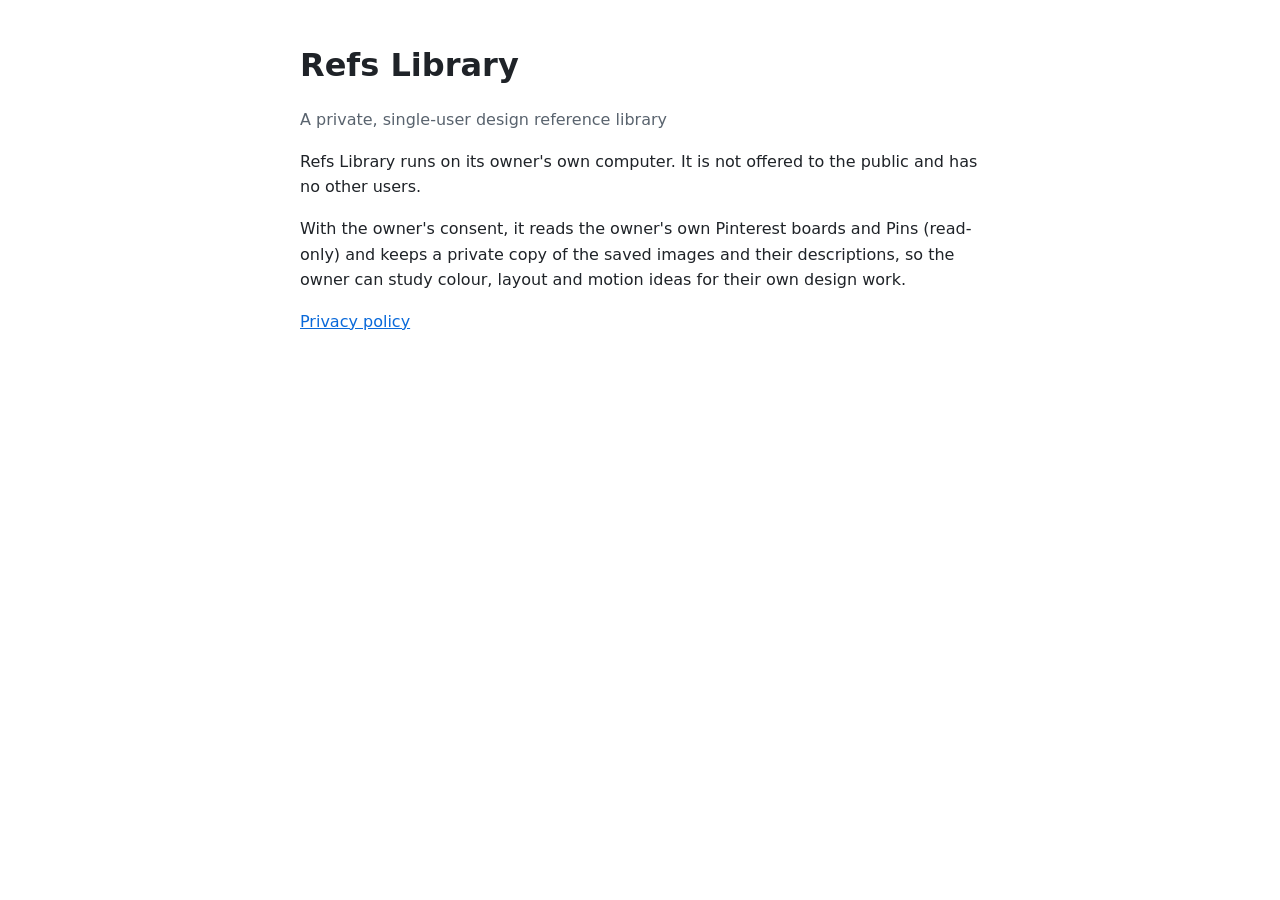
<file: index.html>
<!doctype html>
<html lang="en">
<head>
<meta charset="utf-8">
<meta name="viewport" content="width=device-width,initial-scale=1">
<title>Refs Library</title>
<link rel="stylesheet" href="style.css">
</head>
<body>
<h1>Refs Library</h1>
<p class="muted">A private, single-user design reference library</p>
<p>Refs Library runs on its owner's own computer. It is not offered to the public and has no other users.</p>
<p>With the owner's consent, it reads the owner's own Pinterest boards and Pins (read-only) and keeps a private copy of the saved images and their descriptions, so the owner can study colour, layout and motion ideas for their own design work.</p>
<p><a href="privacy.html">Privacy policy</a></p>
</body>
</html>
</file>
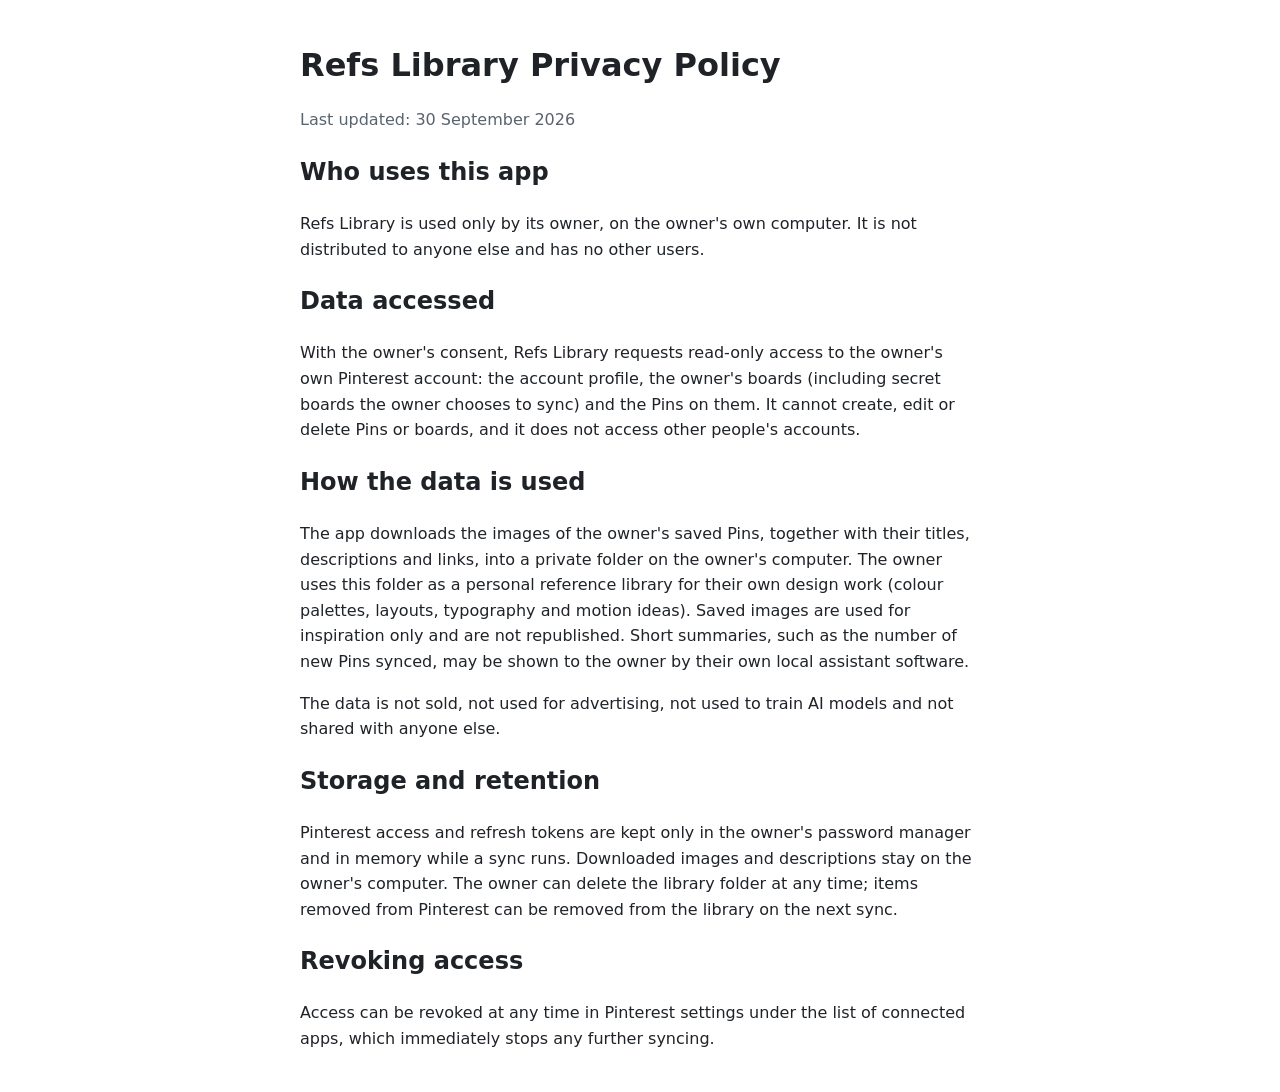
<file: privacy.html>
<!doctype html>
<html lang="en">
<head>
<meta charset="utf-8">
<meta name="viewport" content="width=device-width,initial-scale=1">
<title>Refs Library Privacy Policy</title>
<link rel="stylesheet" href="style.css">
</head>
<body>
<h1>Refs Library Privacy Policy</h1>
<p class="muted">Last updated: 30 September 2026</p>

<h2>Who uses this app</h2>
<p>Refs Library is used only by its owner, on the owner's own computer. It is not distributed to anyone else and has no other users.</p>

<h2>Data accessed</h2>
<p>With the owner's consent, Refs Library requests read-only access to the owner's own Pinterest account: the account profile, the owner's boards (including secret boards the owner chooses to sync) and the Pins on them. It cannot create, edit or delete Pins or boards, and it does not access other people's accounts.</p>

<h2>How the data is used</h2>
<p>The app downloads the images of the owner's saved Pins, together with their titles, descriptions and links, into a private folder on the owner's computer. The owner uses this folder as a personal reference library for their own design work (colour palettes, layouts, typography and motion ideas). Saved images are used for inspiration only and are not republished. Short summaries, such as the number of new Pins synced, may be shown to the owner by their own local assistant software.</p>
<p>The data is not sold, not used for advertising, not used to train AI models and not shared with anyone else.</p>

<h2>Storage and retention</h2>
<p>Pinterest access and refresh tokens are kept only in the owner's password manager and in memory while a sync runs. Downloaded images and descriptions stay on the owner's computer. The owner can delete the library folder at any time; items removed from Pinterest can be removed from the library on the next sync.</p>

<h2>Revoking access</h2>
<p>Access can be revoked at any time in Pinterest settings under the list of connected apps, which immediately stops any further syncing.</p>
</body>
</html>
</file>
<file: style.css>
:root{--fg:#1f2328;--bg:#ffffff;--muted:#59636e;--link:#0969da}
@media (prefers-color-scheme:dark){:root{--fg:#e6edf3;--bg:#0d1117;--muted:#9198a1;--link:#4493f8}}
body{font:16px/1.6 -apple-system,BlinkMacSystemFont,"Segoe UI",system-ui,sans-serif;max-width:680px;margin:40px auto;padding:0 16px;color:var(--fg);background:var(--bg)}
a{color:var(--link)} h1{margin-bottom:4px} .muted{color:var(--muted)}
</file>
